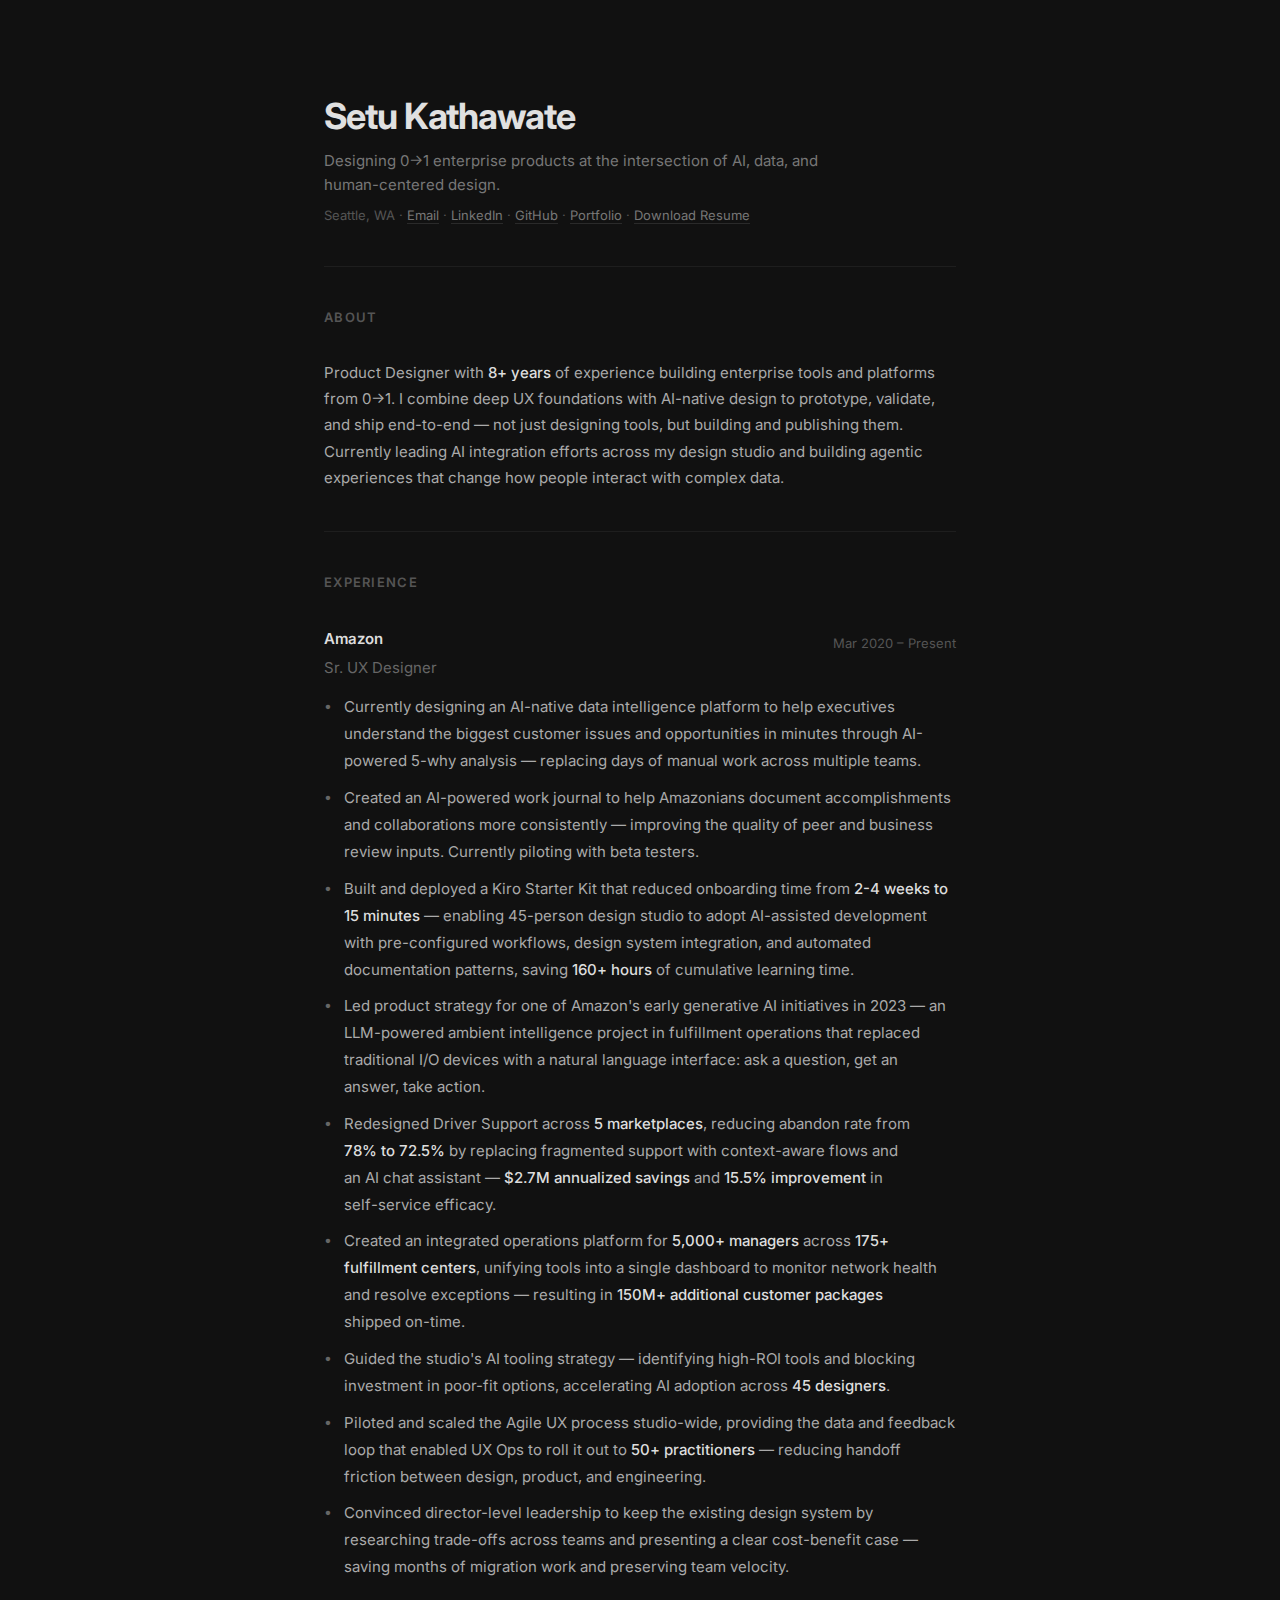
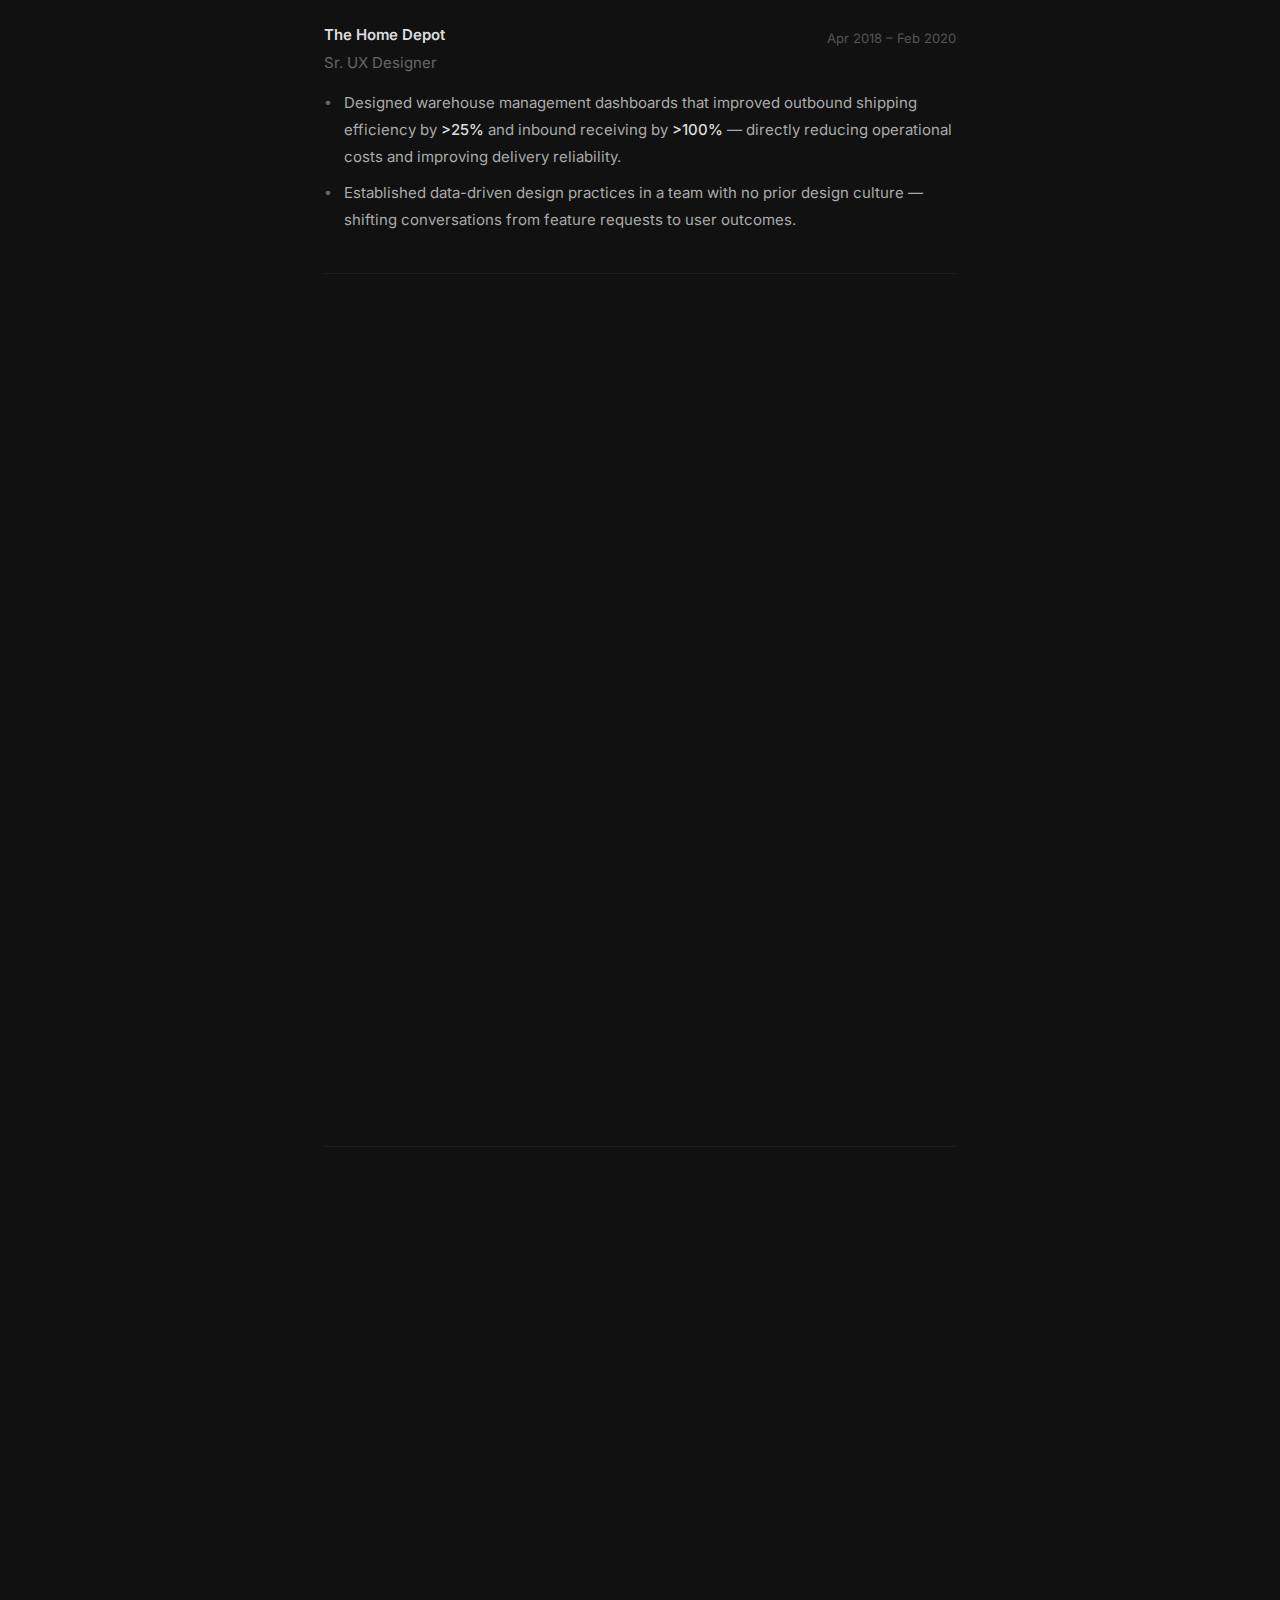
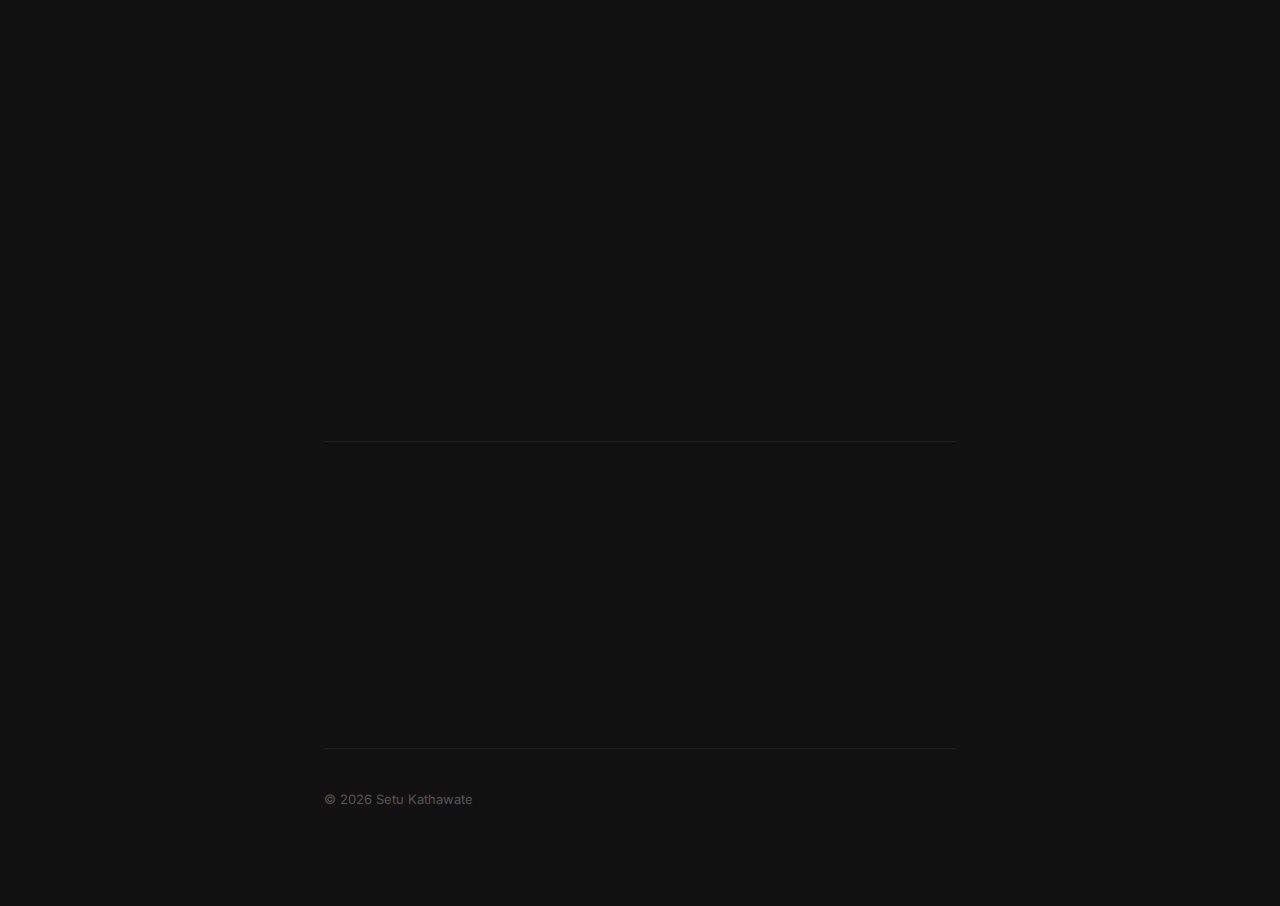
<file: index.html>
<!DOCTYPE html>
<html lang="en">
<head>
  <meta charset="UTF-8">
  <meta name="viewport" content="width=device-width, initial-scale=1.0">
  <title>Setu Kathawate — Product Designer</title>
  <meta name="description" content="Product Designer with 8+ years of experience specializing in designing 0-to-1 enterprise tools and platforms.">
  <link rel="stylesheet" href="css/styles.css">
  <link rel="preconnect" href="https://fonts.googleapis.com">
  <link rel="preconnect" href="https://fonts.gstatic.com" crossorigin>
  <link href="https://fonts.googleapis.com/css2?family=Inter:wght@400;500;600;700&display=swap" rel="stylesheet">
</head>
<body>
  <div class="container">

    <!-- Hero -->
    <header class="hero">
      <h1>Setu Kathawate</h1>
      <p class="tagline">Designing 0&rarr;1 enterprise products at the intersection of&nbsp;AI, data, and human-centered&nbsp;design.</p>
      <p class="meta">Seattle, WA &middot; <a href="mailto:setu@setugk.com">Email</a> &middot; <a href="https://www.linkedin.com/in/setukathawate/" target="_blank" rel="noopener">LinkedIn</a> &middot; <a href="https://github.com/setugk" target="_blank" rel="noopener">GitHub</a> &middot; <a href="https://www.setumadhava.com" target="_blank" rel="noopener">Portfolio</a> &middot; <a href="/context/resume/Setu Kathawate — Product Designer.pdf" target="_blank" rel="noopener">Download&nbsp;Resume</a></p>
    </header>

    <hr>

    <!-- About -->
    <section class="fade-in">
      <h2>About</h2>
      <p class="body">Product Designer with <strong>8+ years</strong> of experience building enterprise tools and platforms from 0&rarr;1. I combine deep UX foundations with AI-native design to prototype, validate, and ship end-to-end — not just designing tools, but building and publishing them. Currently leading AI integration efforts across my design studio and building agentic experiences that change how people interact with complex&nbsp;data.</p>
    </section>

    <hr>

    <!-- Experience -->
    <section class="fade-in">
      <h2>Experience</h2>

      <div class="entry">
        <div class="entry-header">
          <h3>Amazon</h3>
          <p class="meta">Mar 2020 &ndash; Present</p>
        </div>
        <p class="role">Sr. UX Designer</p>
        <ul>
          <li>Currently designing an AI-native data intelligence platform to help executives understand the biggest customer issues and opportunities in minutes through AI-powered 5-why analysis — replacing days of manual work across multiple&nbsp;teams.</li>
          <li>Created an AI-powered work journal to help Amazonians document accomplishments and collaborations more consistently — improving the quality of peer and business review inputs. Currently piloting with beta&nbsp;testers.</li>
          <li>Built and deployed a Kiro Starter Kit that reduced onboarding time from <strong>2-4 weeks to 15 minutes</strong> — enabling 45-person design studio to adopt AI-assisted development with pre-configured workflows, design system integration, and automated documentation patterns, saving <strong>160+ hours</strong> of cumulative learning&nbsp;time.</li>
          <li>Led product strategy for one of Amazon's early generative AI initiatives in 2023 — an LLM-powered ambient intelligence project in fulfillment operations that replaced traditional I/O devices with a natural language interface: ask a question, get an answer, take&nbsp;action.</li>
          <li>Redesigned Driver Support across <strong>5 marketplaces</strong>, reducing abandon rate from <strong>78% to 72.5%</strong> by replacing fragmented support with context-aware flows and an AI chat assistant — <strong>$2.7M annualized savings</strong> and <strong>15.5% improvement</strong> in self-service&nbsp;efficacy.</li>
          <li>Created an integrated operations platform for <strong>5,000+ managers</strong> across <strong>175+ fulfillment centers</strong>, unifying tools into a single dashboard to monitor network health and resolve exceptions — resulting in <strong>150M+ additional customer packages</strong> shipped&nbsp;on-time.</li>
          <li>Guided the studio's AI tooling strategy — identifying high-ROI tools and blocking investment in poor-fit options, accelerating AI adoption across <strong>45&nbsp;designers</strong>.</li>
          <li>Piloted and scaled the Agile UX process studio-wide, providing the data and feedback loop that enabled UX Ops to roll it out to <strong>50+ practitioners</strong> — reducing handoff friction between design, product, and&nbsp;engineering.</li>
          <li>Convinced director-level leadership to keep the existing design system by researching trade-offs across teams and presenting a clear cost-benefit case — saving months of migration work and preserving team&nbsp;velocity.</li>
        </ul>
      </div>

      <div class="entry">
        <div class="entry-header">
          <h3>The Home Depot</h3>
          <p class="meta">Apr 2018 &ndash; Feb 2020</p>
        </div>
        <p class="role">Sr. UX Designer</p>
        <ul>
          <li>Designed warehouse management dashboards that improved outbound shipping efficiency by <strong>&gt;25%</strong> and inbound receiving by <strong>&gt;100%</strong> — directly reducing operational costs and improving delivery&nbsp;reliability.</li>
          <li>Established data-driven design practices in a team with no prior design culture — shifting conversations from feature requests to user&nbsp;outcomes.</li>
        </ul>
      </div>
    </section>

    <hr>

    <!-- Skills -->
    <section class="fade-in">
      <h2>Skills</h2>
      <dl class="skills">
        <div class="skill">
          <dt>AI-Native Design &amp; Agentic UX</dt>
          <dd>Designing for LLM-powered interfaces, chat-driven data experiences, and agentic workflows. Prompt engineering, modular constitution design for multi-role AI systems, and trust frameworks for AI products — shaping how AI behaves, not just how it looks. Building MCP integrations and contextual automation&nbsp;systems.</dd>
        </div>
        <div class="skill">
          <dt>Full-Stack Prototyping &amp; Development</dt>
          <dd>End-to-end from concept to working code — React, Node.js, AWS Bedrock, Cursor, Claude Code, Vercel V0, Lovable, and Kiro. Fluent in AI-directed development — structuring prompts, managing context, and iterating with AI agents to ship production-quality output. Built production apps in ~30 hours using AI-assisted&nbsp;workflows.</dd>
        </div>
        <div class="skill">
          <dt>Security &amp; Privacy for AI</dt>
          <dd>Prompt injection protection, transparency policy design, and defense-in-depth thinking for AI systems. Context-based access control, trust framework implementation (6 dimensions including transparency, security, implicit metrics), and defining what AI should — and shouldn't — reveal to&nbsp;users.</dd>
        </div>
        <div class="skill">
          <dt>Design &amp; Collaboration Tools</dt>
          <dd>Figma, GitHub, Vercel, Python, HTML/CSS/JS. Comfortable across the design-to-development&nbsp;stack.</dd>
        </div>
        <div class="skill">
          <dt>Product Thinking &amp; UX Strategy</dt>
          <dd>User research, journey mapping, and aligning design decisions with business outcomes and customer&nbsp;needs.</dd>
        </div>
        <div class="skill">
          <dt>Design Operations &amp; Leadership</dt>
          <dd>Scaling processes across a 45-person design studio — from piloting AI tools to building documentation-as-code practices and onboarding materials that enable team-wide&nbsp;adoption.</dd>
        </div>
      </dl>
      <p class="keywords">Figma, Cursor, Claude Code, Vercel V0, Lovable, Kiro, GitHub, React, Node.js, AWS Bedrock, Python, HTML, CSS, JavaScript, GenAI, LLM, MCP, Agentic UX, Prompt Engineering, Trust Frameworks, AI Security, Privacy, Design Systems, Data Visualization, Prototyping, User Research, Information Architecture, Interaction&nbsp;Design</p>
    </section>

    <hr>

    <!-- Projects -->
    <section class="fade-in">
      <h2>Projects</h2>

      <div class="entry">
        <div class="entry-header">
          <h3>AI-assisted Work Journal</h3>
          <p class="meta">Feb 2026</p>
        </div>
        <p class="role">Internal Tool &middot; React, Node.js, Claude 3.7 Sonnet</p>
        <p class="body">Helps designers capture career accomplishments through conversational AI that asks smart follow-ups — generating higher quality review documentation with less effort. Shipped in ~30 hours using AI-directed&nbsp;development.</p>
      </div>

      <div class="entry">
        <div class="entry-header">
          <h3>Kiro Starter Kit</h3>
          <p class="meta">Feb 2026</p>
        </div>
        <p class="role">Team Enablement Tool &middot; Markdown/Config &middot; Internal</p>
        <p class="body">Pre-configured AI workspace that reduced designer onboarding from 2-4 weeks to 15 minutes — includes steering files, context templates, design system integration, and automated workflows. Deployed across 45-person design studio, saving 160+ hours of cumulative learning&nbsp;time.</p>
      </div>

      <div class="entry">
        <div class="entry-header">
          <h3>Northstar</h3>
          <p class="meta">Jan 2026</p>
        </div>
        <p class="role">Personal Project &middot; HTML/CSS/JS &middot; <a href="https://github.com/setugk/northstar" target="_blank" rel="noopener">GitHub</a> &middot; <a href="https://northstar.s37u.com" target="_blank" rel="noopener">Live&nbsp;App</a></p>
        <p class="body">A mobile-first PWA for quarterly goal tracking. Upload a plain-text config, get a personalized dashboard with smart task suggestions based on available time — eliminating decision fatigue so that users can act quickly on the tasks that help them achieve their&nbsp;goals.</p>
      </div>

      <div class="entry">
        <div class="entry-header">
          <h3>Seafile MCP Server</h3>
          <p class="meta">Jan 2026</p>
        </div>
        <p class="role">Open Source &middot; Python &middot; <a href="https://github.com/setugk/seafile-mcp" target="_blank" rel="noopener">GitHub</a></p>
        <p class="body">A Model Context Protocol server that connects Claude to self-hosted Seafile storage — letting users browse, search, and manage files through natural conversation instead of navigating complex folder&nbsp;structures.</p>
      </div>
    </section>

    <hr>

    <!-- Education -->
    <section class="fade-in">
      <h2>Education</h2>

      <div class="entry">
        <div class="entry-header">
          <h3>University of Washington</h3>
          <p class="meta">2015 &ndash; 2017</p>
        </div>
        <p class="role">MS, Human Centered Design and&nbsp;Engineering</p>
      </div>

      <div class="entry">
        <div class="entry-header">
          <h3>Visvesvaraya Technological University</h3>
          <p class="meta">2006 &ndash; 2010</p>
        </div>
        <p class="role">BE, Electronics and Communications&nbsp;Engineering</p>
      </div>
    </section>

    <footer>
      <p class="meta">&copy; 2026 Setu Kathawate</p>
    </footer>

  </div>
  <script>
    const observer = new IntersectionObserver((entries) => {
      entries.forEach(entry => {
        if (entry.isIntersecting) {
          entry.target.classList.add('visible');
        }
      });
    }, { threshold: 0.1 });
    document.querySelectorAll('.fade-in').forEach(el => observer.observe(el));
  </script>
</body>
</html>
</file>
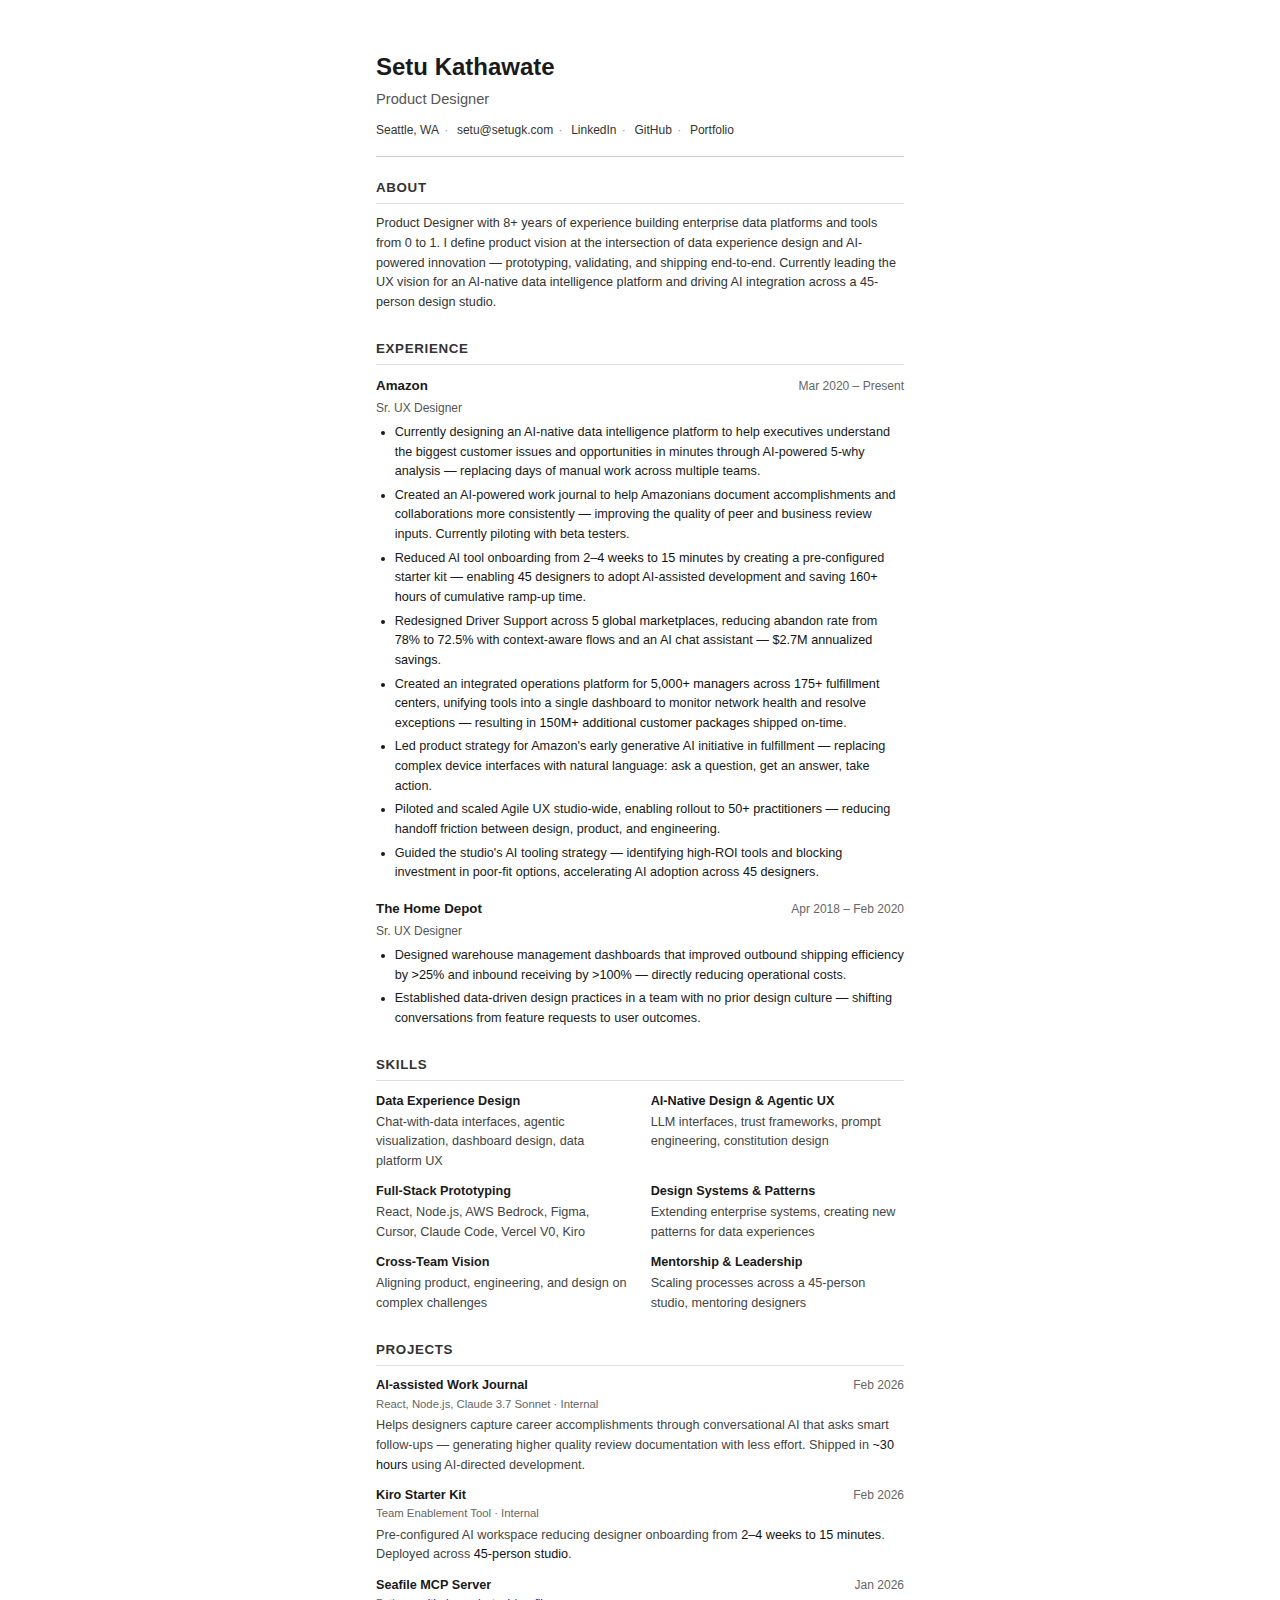
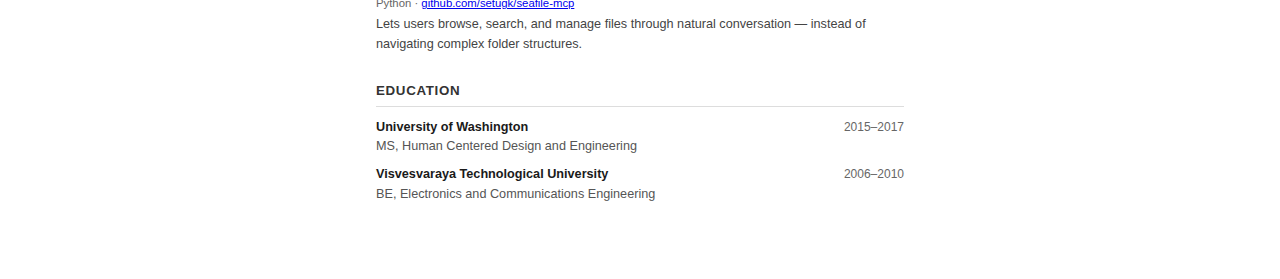
<file: context/resume/setu-kathawate-resume-salesforce-data360.html>
<!DOCTYPE html>
<html lang="en">
<head>
  <meta charset="UTF-8">
  <meta name="viewport" content="width=device-width, initial-scale=1.0">
  <title>Setu Kathawate — Product Designer</title>
  <style>
    * {
      margin: 0;
      padding: 0;
      box-sizing: border-box;
    }

    @page {
      margin: 0.5in;
      size: letter;
    }

    body {
      font-family: 'Helvetica Neue', Helvetica, Arial, sans-serif;
      font-size: 10pt;
      line-height: 1.55;
      color: #1a1a1a;
      max-width: 6.5in;
      margin: 0 auto;
      padding: 0.5in;
    }

    @media print {
      body {
        padding: 0;
      }
    }

    header {
      margin-bottom: 16pt;
      border-bottom: 1px solid #ccc;
      padding-bottom: 12pt;
    }

    h1 {
      font-size: 18pt;
      font-weight: 700;
      margin-bottom: 2pt;
    }

    .title {
      font-size: 11pt;
      color: #555;
      margin-bottom: 8pt;
    }

    .contact {
      font-size: 9pt;
      color: #333;
    }

    .contact a {
      color: #333;
      text-decoration: none;
    }

    .contact span {
      margin: 0 4pt;
      color: #999;
    }

    section {
      margin-bottom: 20pt;
    }

    h2 {
      font-size: 10pt;
      font-weight: 700;
      text-transform: uppercase;
      letter-spacing: 0.5pt;
      color: #333;
      border-bottom: 1px solid #ddd;
      padding-bottom: 3pt;
      margin-bottom: 8pt;
      break-after: avoid;
    }

    section {
      break-inside: avoid;
    }

    .about {
      font-size: 9.5pt;
      color: #333;
    }

    .entry {
      margin-bottom: 12pt;
    }

    .entry:last-child {
      margin-bottom: 0;
    }

    .entry-header {
      display: flex;
      justify-content: space-between;
      align-items: baseline;
      margin-bottom: 2pt;
    }

    h3 {
      font-size: 10pt;
      font-weight: 700;
    }

    .date {
      font-size: 9pt;
      color: #666;
    }

    .role {
      font-size: 9pt;
      color: #555;
      margin-bottom: 4pt;
    }

    ul {
      margin-left: 14pt;
    }

    li {
      margin-bottom: 3pt;
      font-size: 9.5pt;
    }

    strong {
      font-weight: 500;
      color: #111;
    }

    .skills-grid {
      display: grid;
      grid-template-columns: 1fr 1fr;
      gap: 8pt 16pt;
    }

    .skill dt {
      font-weight: 600;
      font-size: 9.5pt;
      margin-bottom: 1pt;
    }

    .skill dd {
      font-size: 9.5pt;
      color: #444;
    }

    .project {
      margin-bottom: 8pt;
    }

    .project:last-child {
      margin-bottom: 0;
    }

    .project-header {
      display: flex;
      justify-content: space-between;
      align-items: baseline;
    }

    .project h3 {
      font-size: 9.5pt;
    }

    .project .meta {
      font-size: 8.5pt;
      color: #666;
      margin-bottom: 2pt;
    }

    .project p {
      font-size: 9.5pt;
      color: #444;
    }

    .edu-entry {
      margin-bottom: 6pt;
    }

    .edu-entry:last-child {
      margin-bottom: 0;
    }

    .edu-header {
      display: flex;
      justify-content: space-between;
      align-items: baseline;
    }

    .edu-entry h3 {
      font-size: 9.5pt;
    }

    .edu-entry .degree {
      font-size: 9.5pt;
      color: #555;
    }
  </style>
</head>
<body>
  <header>
    <h1>Setu Kathawate</h1>
    <p class="title">Product Designer</p>
    <p class="contact">
      Seattle, WA<span>·</span>
      <a href="mailto:setu@setugk.com">setu@setugk.com</a><span>·</span>
      <a href="https://www.linkedin.com/in/setukathawate/">LinkedIn</a><span>·</span>
      <a href="https://github.com/setugk">GitHub</a><span>·</span>
      <a href="https://www.setumadhava.com">Portfolio</a>
    </p>
  </header>

  <section>
    <h2>About</h2>
    <p class="about">Product Designer with 8+ years of experience building enterprise data platforms and tools from 0 to 1. I define product vision at the intersection of data experience design and AI-powered innovation — prototyping, validating, and shipping end-to-end. Currently leading the UX vision for an AI-native data intelligence platform and driving AI integration across a 45-person design studio.</p>
  </section>

  <section>
    <h2>Experience</h2>

    <div class="entry">
      <div class="entry-header">
        <h3>Amazon</h3>
        <span class="date">Mar 2020 – Present</span>
      </div>
      <p class="role">Sr. UX Designer</p>
      <ul>
        <li>Currently designing an AI-native data intelligence platform to help executives understand the biggest customer issues and opportunities in minutes through AI-powered 5-why analysis — replacing days of manual work across multiple teams.</li>
        <li>Created an AI-powered work journal to help Amazonians document accomplishments and collaborations more consistently — improving the quality of peer and business review inputs. Currently piloting with beta testers.</li>
        <li>Reduced AI tool onboarding from <strong>2–4 weeks to 15 minutes</strong> by creating a pre-configured starter kit — enabling <strong>45 designers</strong> to adopt AI-assisted development and saving <strong>160+ hours</strong> of cumulative ramp-up time.</li>
        <li>Redesigned Driver Support across <strong>5 global marketplaces</strong>, reducing abandon rate from <strong>78% to 72.5%</strong> with context-aware flows and an AI chat assistant — <strong>$2.7M annualized savings</strong>.</li>
        <li>Created an integrated operations platform for <strong>5,000+ managers</strong> across <strong>175+ fulfillment centers</strong>, unifying tools into a single dashboard to monitor network health and resolve exceptions — resulting in <strong>150M+ additional customer packages</strong> shipped on-time.</li>
        <li>Led product strategy for Amazon's early generative AI initiative in fulfillment — replacing complex device interfaces with natural language: ask a question, get an answer, take action.</li>
        <li>Piloted and scaled Agile UX studio-wide, enabling rollout to <strong>50+ practitioners</strong> — reducing handoff friction between design, product, and engineering.</li>
        <li>Guided the studio's AI tooling strategy — identifying high-ROI tools and blocking investment in poor-fit options, accelerating AI adoption across <strong>45 designers</strong>.</li>
      </ul>
    </div>

    <div class="entry">
      <div class="entry-header">
        <h3>The Home Depot</h3>
        <span class="date">Apr 2018 – Feb 2020</span>
      </div>
      <p class="role">Sr. UX Designer</p>
      <ul>
        <li>Designed warehouse management dashboards that improved outbound shipping efficiency by <strong>&gt;25%</strong> and inbound receiving by <strong>&gt;100%</strong> — directly reducing operational costs.</li>
        <li>Established data-driven design practices in a team with no prior design culture — shifting conversations from feature requests to user outcomes.</li>
      </ul>
    </div>
  </section>

  <section>
    <h2>Skills</h2>
    <dl class="skills-grid">
      <div class="skill">
        <dt>Data Experience Design</dt>
        <dd>Chat-with-data interfaces, agentic visualization, dashboard design, data platform UX</dd>
      </div>
      <div class="skill">
        <dt>AI-Native Design & Agentic UX</dt>
        <dd>LLM interfaces, trust frameworks, prompt engineering, constitution design</dd>
      </div>
      <div class="skill">
        <dt>Full-Stack Prototyping</dt>
        <dd>React, Node.js, AWS Bedrock, Figma, Cursor, Claude Code, Vercel V0, Kiro</dd>
      </div>
      <div class="skill">
        <dt>Design Systems & Patterns</dt>
        <dd>Extending enterprise systems, creating new patterns for data experiences</dd>
      </div>
      <div class="skill">
        <dt>Cross-Team Vision</dt>
        <dd>Aligning product, engineering, and design on complex challenges</dd>
      </div>
      <div class="skill">
        <dt>Mentorship & Leadership</dt>
        <dd>Scaling processes across a 45-person studio, mentoring designers</dd>
      </div>
    </dl>
  </section>

  <section>
    <h2>Projects</h2>

    <div class="project">
      <div class="project-header">
        <h3>AI-assisted Work Journal</h3>
        <span class="date">Feb 2026</span>
      </div>
      <p class="meta">React, Node.js, Claude 3.7 Sonnet · Internal</p>
      <p>Helps designers capture career accomplishments through conversational AI that asks smart follow-ups — generating higher quality review documentation with less effort. Shipped in <strong>~30 hours</strong> using AI-directed development.</p>
    </div>

    <div class="project">
      <div class="project-header">
        <h3>Kiro Starter Kit</h3>
        <span class="date">Feb 2026</span>
      </div>
      <p class="meta">Team Enablement Tool · Internal</p>
      <p>Pre-configured AI workspace reducing designer onboarding from <strong>2–4 weeks to 15 minutes</strong>. Deployed across <strong>45-person studio</strong>.</p>
    </div>

    <div class="project">
      <div class="project-header">
        <h3>Seafile MCP Server</h3>
        <span class="date">Jan 2026</span>
      </div>
      <p class="meta">Python · <a href="https://github.com/setugk/seafile-mcp">github.com/setugk/seafile-mcp</a></p>
      <p>Lets users browse, search, and manage files through natural conversation — instead of navigating complex folder structures.</p>
    </div>
  </section>

  <section>
    <h2>Education</h2>

    <div class="edu-entry">
      <div class="edu-header">
        <h3>University of Washington</h3>
        <span class="date">2015–2017</span>
      </div>
      <p class="degree">MS, Human Centered Design and Engineering</p>
    </div>

    <div class="edu-entry">
      <div class="edu-header">
        <h3>Visvesvaraya Technological University</h3>
        <span class="date">2006–2010</span>
      </div>
      <p class="degree">BE, Electronics and Communications Engineering</p>
    </div>
  </section>
</body>
</html>
</file>
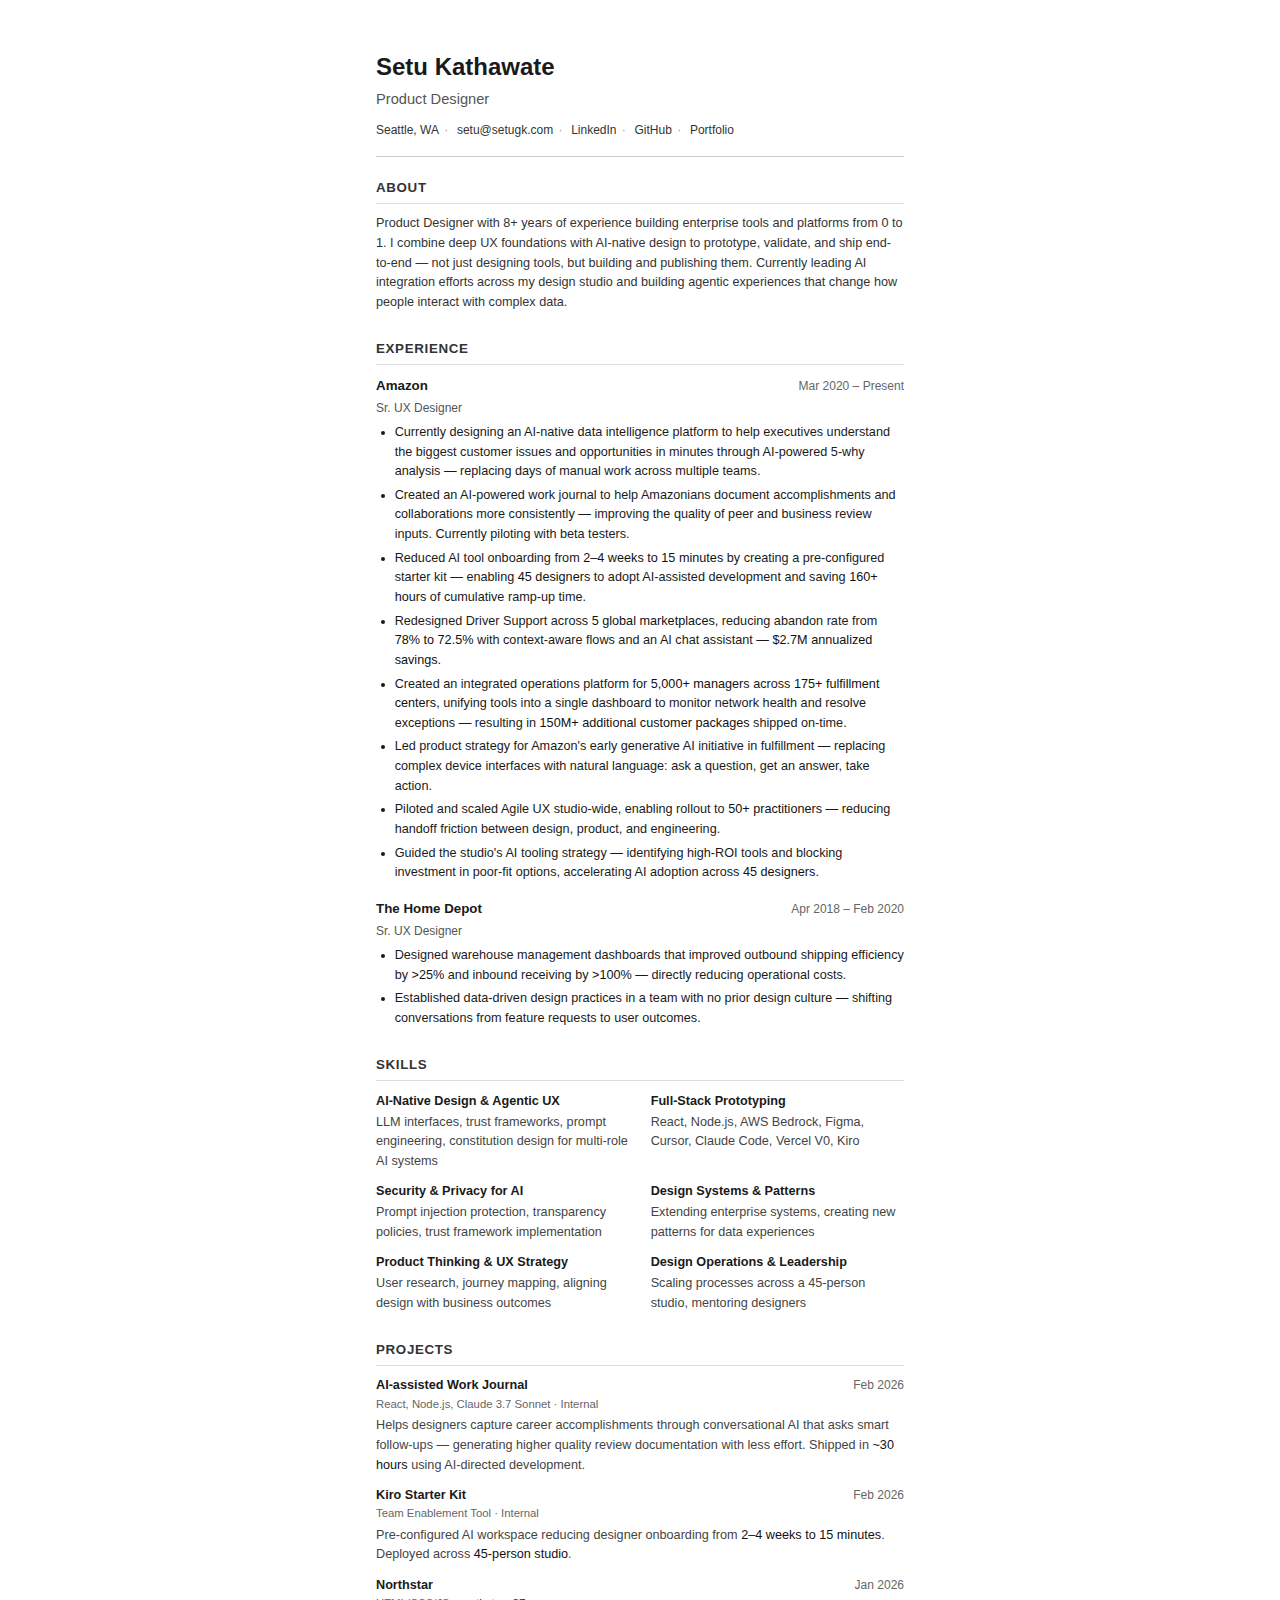
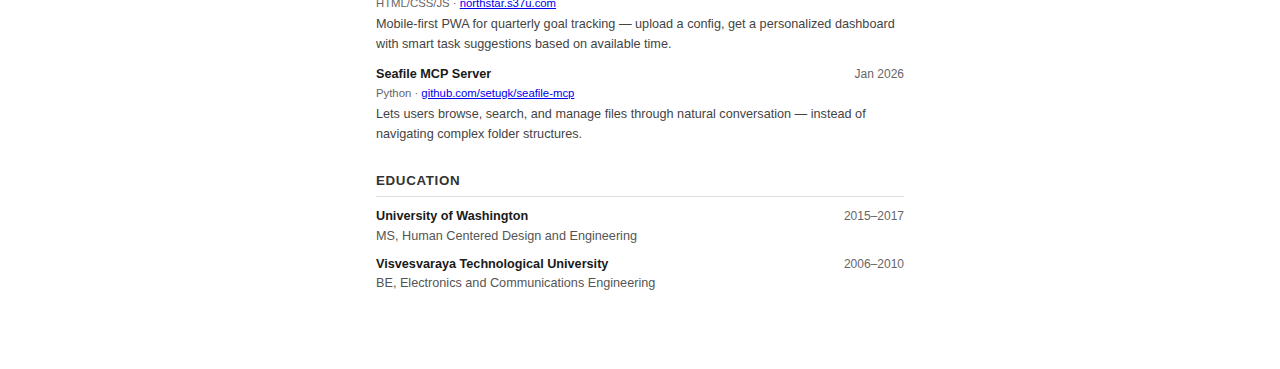
<file: context/resume/setu-kathawate-resume.html>
<!DOCTYPE html>
<html lang="en">
<head>
  <meta charset="UTF-8">
  <meta name="viewport" content="width=device-width, initial-scale=1.0">
  <title>Setu Kathawate — Product Designer</title>
  <style>
    * {
      margin: 0;
      padding: 0;
      box-sizing: border-box;
    }

    @page {
      margin: 0.5in;
      size: letter;
    }

    body {
      font-family: 'Helvetica Neue', Helvetica, Arial, sans-serif;
      font-size: 10pt;
      line-height: 1.55;
      color: #1a1a1a;
      max-width: 6.5in;
      margin: 0 auto;
      padding: 0.5in;
    }

    @media print {
      body {
        padding: 0;
      }
    }

    header {
      margin-bottom: 16pt;
      border-bottom: 1px solid #ccc;
      padding-bottom: 12pt;
    }

    h1 {
      font-size: 18pt;
      font-weight: 700;
      margin-bottom: 2pt;
    }

    .title {
      font-size: 11pt;
      color: #555;
      margin-bottom: 8pt;
    }

    .contact {
      font-size: 9pt;
      color: #333;
    }

    .contact a {
      color: #333;
      text-decoration: none;
    }

    .contact span {
      margin: 0 4pt;
      color: #999;
    }

    section {
      margin-bottom: 20pt;
      break-inside: avoid;
    }

    h2 {
      font-size: 10pt;
      font-weight: 700;
      text-transform: uppercase;
      letter-spacing: 0.5pt;
      color: #333;
      border-bottom: 1px solid #ddd;
      padding-bottom: 3pt;
      margin-bottom: 8pt;
      break-after: avoid;
    }

    .about {
      font-size: 9.5pt;
      color: #333;
    }

    .entry {
      margin-bottom: 12pt;
    }

    .entry:last-child {
      margin-bottom: 0;
    }

    .entry-header {
      display: flex;
      justify-content: space-between;
      align-items: baseline;
      margin-bottom: 2pt;
    }

    h3 {
      font-size: 10pt;
      font-weight: 700;
    }

    .date {
      font-size: 9pt;
      color: #666;
    }

    .role {
      font-size: 9pt;
      color: #555;
      margin-bottom: 4pt;
    }

    ul {
      margin-left: 14pt;
    }

    li {
      margin-bottom: 3pt;
      font-size: 9.5pt;
    }

    strong {
      font-weight: 500;
      color: #111;
    }

    .skills-grid {
      display: grid;
      grid-template-columns: 1fr 1fr;
      gap: 8pt 16pt;
    }

    .skill dt {
      font-weight: 600;
      font-size: 9.5pt;
      margin-bottom: 1pt;
    }

    .skill dd {
      font-size: 9.5pt;
      color: #444;
    }

    .project {
      margin-bottom: 8pt;
    }

    .project:last-child {
      margin-bottom: 0;
    }

    .project-header {
      display: flex;
      justify-content: space-between;
      align-items: baseline;
    }

    .project h3 {
      font-size: 9.5pt;
    }

    .project .meta {
      font-size: 8.5pt;
      color: #666;
      margin-bottom: 2pt;
    }

    .project p {
      font-size: 9.5pt;
      color: #444;
    }

    .edu-entry {
      margin-bottom: 6pt;
    }

    .edu-entry:last-child {
      margin-bottom: 0;
    }

    .edu-header {
      display: flex;
      justify-content: space-between;
      align-items: baseline;
    }

    .edu-entry h3 {
      font-size: 9.5pt;
    }

    .edu-entry .degree {
      font-size: 9.5pt;
      color: #555;
    }
  </style>
</head>
<body>
  <header>
    <h1>Setu Kathawate</h1>
    <p class="title">Product Designer</p>
    <p class="contact">
      Seattle, WA<span>·</span>
      <a href="mailto:setu@setugk.com">setu@setugk.com</a><span>·</span>
      <a href="https://www.linkedin.com/in/setukathawate/">LinkedIn</a><span>·</span>
      <a href="https://github.com/setugk">GitHub</a><span>·</span>
      <a href="https://www.setumadhava.com">Portfolio</a>
    </p>
  </header>

  <section>
    <h2>About</h2>
    <p class="about">Product Designer with 8+ years of experience building enterprise tools and platforms from 0 to 1. I combine deep UX foundations with AI-native design to prototype, validate, and ship end-to-end — not just designing tools, but building and publishing them. Currently leading AI integration efforts across my design studio and building agentic experiences that change how people interact with complex data.</p>
  </section>

  <section>
    <h2>Experience</h2>

    <div class="entry">
      <div class="entry-header">
        <h3>Amazon</h3>
        <span class="date">Mar 2020 – Present</span>
      </div>
      <p class="role">Sr. UX Designer</p>
      <ul>
        <li>Currently designing an AI-native data intelligence platform to help executives understand the biggest customer issues and opportunities in minutes through AI-powered 5-why analysis — replacing days of manual work across multiple teams.</li>
        <li>Created an AI-powered work journal to help Amazonians document accomplishments and collaborations more consistently — improving the quality of peer and business review inputs. Currently piloting with beta testers.</li>
        <li>Reduced AI tool onboarding from <strong>2–4 weeks to 15 minutes</strong> by creating a pre-configured starter kit — enabling <strong>45 designers</strong> to adopt AI-assisted development and saving <strong>160+ hours</strong> of cumulative ramp-up time.</li>
        <li>Redesigned Driver Support across <strong>5 global marketplaces</strong>, reducing abandon rate from <strong>78% to 72.5%</strong> with context-aware flows and an AI chat assistant — <strong>$2.7M annualized savings</strong>.</li>
        <li>Created an integrated operations platform for <strong>5,000+ managers</strong> across <strong>175+ fulfillment centers</strong>, unifying tools into a single dashboard to monitor network health and resolve exceptions — resulting in <strong>150M+ additional customer packages</strong> shipped on-time.</li>
        <li>Led product strategy for Amazon's early generative AI initiative in fulfillment — replacing complex device interfaces with natural language: ask a question, get an answer, take action.</li>
        <li>Piloted and scaled Agile UX studio-wide, enabling rollout to <strong>50+ practitioners</strong> — reducing handoff friction between design, product, and engineering.</li>
        <li>Guided the studio's AI tooling strategy — identifying high-ROI tools and blocking investment in poor-fit options, accelerating AI adoption across <strong>45 designers</strong>.</li>
      </ul>
    </div>

    <div class="entry">
      <div class="entry-header">
        <h3>The Home Depot</h3>
        <span class="date">Apr 2018 – Feb 2020</span>
      </div>
      <p class="role">Sr. UX Designer</p>
      <ul>
        <li>Designed warehouse management dashboards that improved outbound shipping efficiency by <strong>&gt;25%</strong> and inbound receiving by <strong>&gt;100%</strong> — directly reducing operational costs.</li>
        <li>Established data-driven design practices in a team with no prior design culture — shifting conversations from feature requests to user outcomes.</li>
      </ul>
    </div>
  </section>

  <section>
    <h2>Skills</h2>
    <dl class="skills-grid">
      <div class="skill">
        <dt>AI-Native Design & Agentic UX</dt>
        <dd>LLM interfaces, trust frameworks, prompt engineering, constitution design for multi-role AI systems</dd>
      </div>
      <div class="skill">
        <dt>Full-Stack Prototyping</dt>
        <dd>React, Node.js, AWS Bedrock, Figma, Cursor, Claude Code, Vercel V0, Kiro</dd>
      </div>
      <div class="skill">
        <dt>Security & Privacy for AI</dt>
        <dd>Prompt injection protection, transparency policies, trust framework implementation</dd>
      </div>
      <div class="skill">
        <dt>Design Systems & Patterns</dt>
        <dd>Extending enterprise systems, creating new patterns for data experiences</dd>
      </div>
      <div class="skill">
        <dt>Product Thinking & UX Strategy</dt>
        <dd>User research, journey mapping, aligning design with business outcomes</dd>
      </div>
      <div class="skill">
        <dt>Design Operations & Leadership</dt>
        <dd>Scaling processes across a 45-person studio, mentoring designers</dd>
      </div>
    </dl>
  </section>

  <section>
    <h2>Projects</h2>

    <div class="project">
      <div class="project-header">
        <h3>AI-assisted Work Journal</h3>
        <span class="date">Feb 2026</span>
      </div>
      <p class="meta">React, Node.js, Claude 3.7 Sonnet · Internal</p>
      <p>Helps designers capture career accomplishments through conversational AI that asks smart follow-ups — generating higher quality review documentation with less effort. Shipped in <strong>~30 hours</strong> using AI-directed development.</p>
    </div>

    <div class="project">
      <div class="project-header">
        <h3>Kiro Starter Kit</h3>
        <span class="date">Feb 2026</span>
      </div>
      <p class="meta">Team Enablement Tool · Internal</p>
      <p>Pre-configured AI workspace reducing designer onboarding from <strong>2–4 weeks to 15 minutes</strong>. Deployed across <strong>45-person studio</strong>.</p>
    </div>

    <div class="project">
      <div class="project-header">
        <h3>Northstar</h3>
        <span class="date">Jan 2026</span>
      </div>
      <p class="meta">HTML/CSS/JS · <a href="https://northstar.s37u.com">northstar.s37u.com</a></p>
      <p>Mobile-first PWA for quarterly goal tracking — upload a config, get a personalized dashboard with smart task suggestions based on available time.</p>
    </div>

    <div class="project">
      <div class="project-header">
        <h3>Seafile MCP Server</h3>
        <span class="date">Jan 2026</span>
      </div>
      <p class="meta">Python · <a href="https://github.com/setugk/seafile-mcp">github.com/setugk/seafile-mcp</a></p>
      <p>Lets users browse, search, and manage files through natural conversation — instead of navigating complex folder structures.</p>
    </div>
  </section>

  <section>
    <h2>Education</h2>

    <div class="edu-entry">
      <div class="edu-header">
        <h3>University of Washington</h3>
        <span class="date">2015–2017</span>
      </div>
      <p class="degree">MS, Human Centered Design and Engineering</p>
    </div>

    <div class="edu-entry">
      <div class="edu-header">
        <h3>Visvesvaraya Technological University</h3>
        <span class="date">2006–2010</span>
      </div>
      <p class="degree">BE, Electronics and Communications Engineering</p>
    </div>
  </section>
</body>
</html>
</file>
<file: css/styles.css>
/* ===========================
   Minimal Dark Resume v5

   Type scale:
     Name:    2.25rem / 700
     Body:    0.9375rem (15px) / 400
     Small:   0.8125rem (13px) / 400

   Accent: #e08a5e (warm copper)
   =========================== */

*,
*::before,
*::after {
  margin: 0;
  padding: 0;
  box-sizing: border-box;
}

html {
  font-size: 16px;
  -webkit-font-smoothing: antialiased;
  -moz-osx-font-smoothing: grayscale;
}

body {
  font-family: 'Inter', -apple-system, BlinkMacSystemFont, 'Segoe UI', sans-serif;
  background: #111111;
  color: #d0d0d0;
  line-height: 1.6;
  font-size: 0.9375rem;
  font-weight: 400;
  text-wrap: pretty;
}

.container {
  max-width: 680px;
  margin: 0 auto;
  padding: 6rem 1.5rem;
}

/* Links */
a {
  color: #d0d0d0;
  text-decoration: none;
  border-bottom: 1px solid #333;
  transition: border-color 0.2s, color 0.2s;
}

a:hover {
  color: #e08a5e;
  border-color: #e08a5e;
}

/* Emphasis — key metrics and impact */
strong {
  font-weight: 500;
  color: #ddd;
}

/* Dividers */
hr {
  border: none;
  border-top: 1px solid #1e1e1e;
  margin: 2.5rem 0;
}

/* Hero */
.hero {
  margin-bottom: 0;
}

h1 {
  font-size: 2.25rem;
  font-weight: 700;
  letter-spacing: -0.03em;
  line-height: 1.15;
  color: #e0e0e0;
}

.tagline {
  color: #777;
  margin-top: 0.75rem;
  line-height: 1.6;
}

.meta {
  font-size: 0.8125rem;
  color: #555;
  margin-top: 0.5rem;
}

.meta a {
  color: #777;
  border-bottom-color: #2a2a2a;
}

.meta a:hover {
  color: #e08a5e;
  border-color: #e08a5e;
}

/* Body text */
.body {
  line-height: 1.75;
  color: #aaa;
}

/* Section headings */
h2 {
  font-size: 0.8125rem;
  font-weight: 600;
  text-transform: uppercase;
  letter-spacing: 0.1em;
  color: #555;
  margin-bottom: 2rem;
}

/* Entries */
.entry {
  margin-bottom: 2.5rem;
}

.entry:last-child {
  margin-bottom: 0;
}

.entry-header {
  display: flex;
  justify-content: space-between;
  align-items: center;
  gap: 1rem;
}

.entry-header + .role {
  margin-top: 0.125rem;
  margin-bottom: 0.85rem;
}

h3 {
  font-size: 0.9375rem;
  font-weight: 600;
  color: #ddd;
}

.role {
  color: #666;
}

.entry .body {
  margin-top: 0.5rem;
}

/* Lists */
ul {
  list-style: none;
  display: flex;
  flex-direction: column;
  gap: 0.6rem;
}

li {
  line-height: 1.8;
  color: #aaa;
  padding-left: 1.25rem;
  position: relative;
}

li::before {
  content: '•';
  position: absolute;
  left: 0;
  color: #666;
  font-size: 0.875rem;
  top: 0;
}

/* Skills */
.skills {
  display: flex;
  flex-direction: column;
  gap: 1.5rem;
}

.skill {
  display: flex;
  flex-direction: column;
  gap: 0.2rem;
}

dt {
  font-weight: 600;
  color: #ccc;
}

dd {
  color: #888;
  line-height: 1.6;
}

/* Keywords — visually hidden, available to ATS/bots */
.keywords {
  position: absolute;
  width: 1px;
  height: 1px;
  padding: 0;
  margin: -1px;
  overflow: hidden;
  clip: rect(0, 0, 0, 0);
  white-space: nowrap;
  border: 0;
}

/* Footer */
footer {
  margin-top: 4rem;
  padding-top: 2rem;
  border-top: 1px solid #1e1e1e;
}

/* Fade-in animation */
.fade-in {
  opacity: 0;
  transform: translateY(16px);
  transition: opacity 0.6s ease, transform 0.6s ease;
}

.fade-in.visible {
  opacity: 1;
  transform: translateY(0);
}

.hero {
  animation: heroFadeIn 0.8s ease forwards;
}

@keyframes heroFadeIn {
  from {
    opacity: 0;
    transform: translateY(20px);
  }
  to {
    opacity: 1;
    transform: translateY(0);
  }
}

/* Print — light theme, compact layout */
@media print {
  @page {
    size: letter;
    margin: 0.4in 0.5in;
  }

  body {
    background: white;
    color: #333;
    font-size: 8.5pt;
  }

  .container {
    max-width: 100%;
    padding: 0;
  }

  h1 {
    font-size: 16pt;
    color: #111;
  }

  h2 {
    margin-bottom: 0.75rem;
    color: #111;
  }

  h3 {
    color: #111;
  }

  .tagline {
    margin-top: 0.35rem;
    color: #555;
  }

  .meta {
    color: #666;
  }

  .meta a {
    color: #666;
  }

  .role {
    color: #555;
  }

  .body,
  li {
    color: #444;
    line-height: 1.5;
  }

  strong {
    color: #111;
    font-weight: 500;
  }

  dt {
    color: #111;
  }

  dd {
    color: #555;
    line-height: 1.4;
  }

  a {
    color: #444;
    border-bottom: none;
  }

  hr {
    border-top-color: #ddd;
    margin: 0.85rem 0;
  }

  li::before {
    color: #999;
  }

  .hero {
    animation: none;
    margin-bottom: 0;
  }

  .fade-in {
    opacity: 1 !important;
    transform: none !important;
  }

  .download-link {
    display: none;
  }

  .entry {
    margin-bottom: 1rem;
    break-inside: avoid;
  }

  .entry-header + .role {
    margin-bottom: 0.4rem;
  }

  ul {
    gap: 0.25rem;
  }

  .skills {
    gap: 0.6rem;
  }

  .skill {
    break-inside: avoid;
  }

  .entry .body {
    margin-top: 0.25rem;
    line-height: 1.5;
  }

  footer {
    display: none;
  }
}

/* Responsive */
@media (max-width: 600px) {
  .container {
    padding: 3.5rem 1.25rem;
  }

  h1 {
    font-size: 1.75rem;
  }

  .entry-header {
    flex-direction: column;
    align-items: flex-start;
    gap: 0.125rem;
  }

  hr {
    margin: 2.5rem 0;
  }
}
</file>
